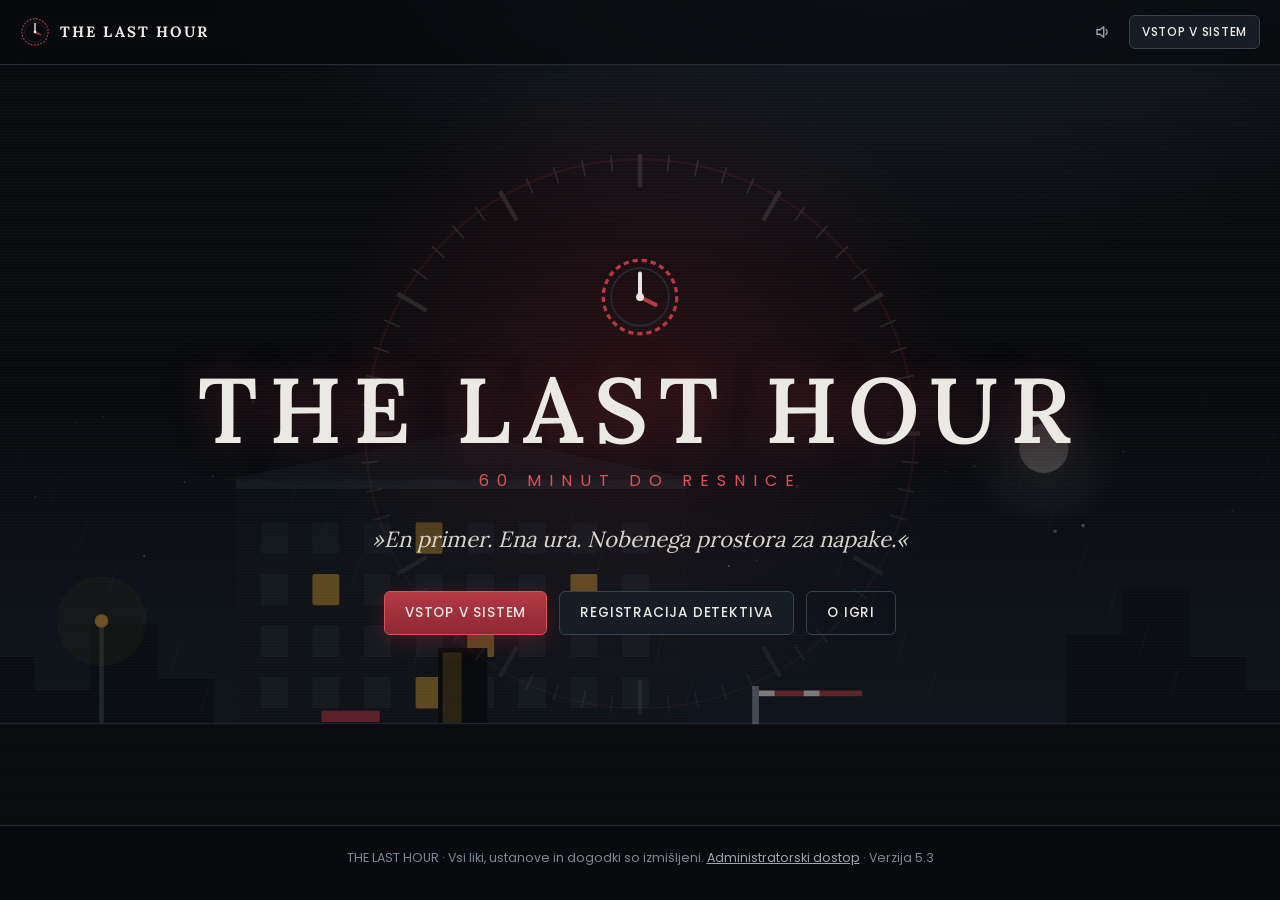
<file: index.html>
<!doctype html>
<html lang="sl">
<head>
  <meta charset="utf-8">
  <meta name="viewport" content="width=device-width, initial-scale=1">
  <title>THE LAST HOUR – 60 minut do resnice</title>
  <meta name="description" content="Zahtevna spletna kriminalistična uganka: En primer. Ena ura. Nobenega prostora za napake.">
  <meta name="theme-color" content="#080A0D">
  <link rel="icon" href="assets/icons/favicon.svg" type="image/svg+xml">
  <link rel="stylesheet" href="assets/css/main.css">
  <link rel="stylesheet" href="assets/css/investigation.css">
  <link rel="stylesheet" href="assets/css/room3d.css">
</head>
<body>
  <div id="app"><div class="loading" role="status"><span class="spin"></span> Nalagam sistem …</div></div>
  <noscript><p style="padding:24px">Za igro THE LAST HOUR je potreben JavaScript.</p></noscript>
  <script type="module" src="assets/js/app.js"></script>
</body>
</html>
</file>
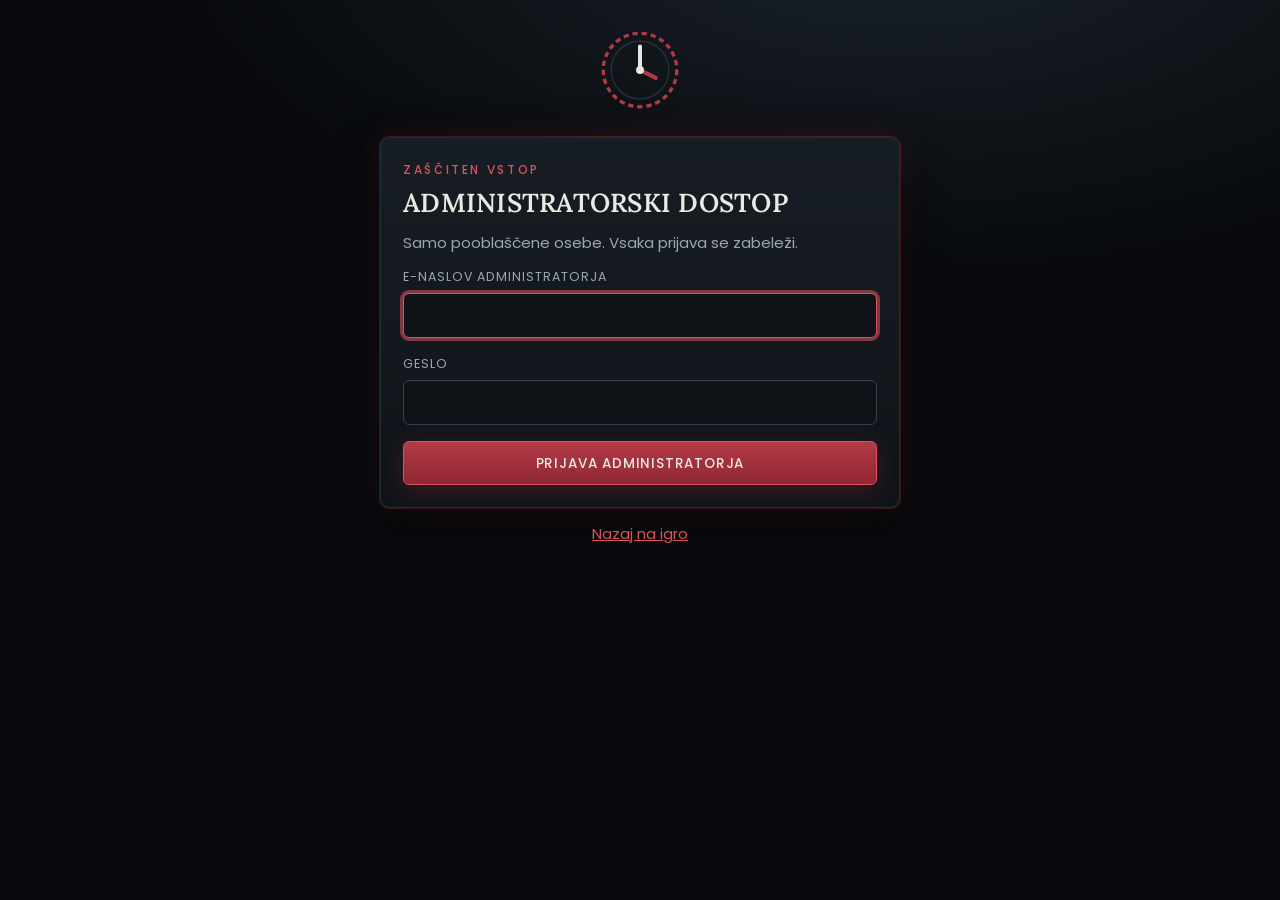
<file: administrator.html>
<!doctype html>
<html lang="sl">
<head>
  <meta charset="utf-8">
  <meta name="viewport" content="width=device-width, initial-scale=1">
  <meta name="robots" content="noindex,nofollow">
  <title>Administratorski dostop – THE LAST HOUR</title>
  <link rel="icon" href="assets/icons/favicon.svg" type="image/svg+xml">
  <link rel="stylesheet" href="assets/css/main.css">
  <link rel="stylesheet" href="assets/css/admin.css">
</head>
<body>
  <div id="app"><div class="loading" role="status"><span class="spin"></span> Nalagam …</div></div>
  <script type="module" src="assets/js/admin.js"></script>
</body>
</html>
</file>
<file: assets/css/main.css>
/* THE LAST HOUR – oblikovni sistem. Barve in razmiki so CSS-spremenljivke. */
@font-face { font-family: 'Lora'; src: url('../fonts/Lora-Variable.ttf') format('truetype'); font-weight: 400 700; font-display: swap; }
@font-face { font-family: 'Poppins'; src: url('../fonts/Poppins-Regular.ttf') format('truetype'); font-weight: 400; font-display: swap; }
@font-face { font-family: 'Poppins'; src: url('../fonts/Poppins-Medium.ttf') format('truetype'); font-weight: 500; font-display: swap; }
@font-face { font-family: 'Poppins'; src: url('../fonts/Poppins-Bold.ttf') format('truetype'); font-weight: 700; font-display: swap; }

:root {
  --ink-0: #080A0D; --ink-1: #101419; --ink-2: #171D24; --ink-3: #242D36; --ink-4: #35414B;
  --paper: #EAE9E3; --paper-2: #D9D7CD; --mist: #9BA6B0; --mist-2: #7C8893;
  --red: #8F2833; --red-2: #B33A45; --red-3: #D9525D; --green: #426B57; --green-2: #5E9A7D; --amber: #C9993A;
  --font-ui: 'Poppins', system-ui, 'Segoe UI', Roboto, sans-serif;
  --font-serif: 'Lora', Georgia, 'Times New Roman', serif;
  --font-mono: ui-monospace, 'SF Mono', Menlo, Consolas, monospace;
  --r: 10px; --r-s: 6px; --gap: 16px;
  --shadow: 0 10px 40px rgba(0, 0, 0, .55);
  --glow: 0 0 0 1px rgba(179, 58, 69, .35), 0 0 28px rgba(143, 40, 51, .25);
  --focus: 0 0 0 3px rgba(217, 82, 93, .55);
  color-scheme: dark;
}
* { box-sizing: border-box; }
html { -webkit-text-size-adjust: 100%; }
body { margin: 0; min-height: 100vh; background: radial-gradient(1200px 600px at 70% -10%, #1b232c 0%, var(--ink-0) 60%) fixed, var(--ink-0); color: var(--paper); font: 400 15px/1.6 var(--font-ui); }
h1, h2, h3, h4 { font-family: var(--font-serif); font-weight: 600; line-height: 1.2; margin: 0 0 .5em; letter-spacing: .01em; }
h1 { font-size: clamp(26px, 4vw, 40px); } h2 { font-size: 22px; } h3 { font-size: 17px; } h4 { font-size: 15px; }
p { margin: 0 0 .8em; } a { color: var(--red-3); } a:hover { color: #f08088; }
small, .muted { color: var(--mist); } .mono { font-family: var(--font-mono); }
:focus-visible { outline: none; box-shadow: var(--focus); border-radius: var(--r-s); }
.sr-only { position: absolute; width: 1px; height: 1px; overflow: hidden; clip: rect(0 0 0 0); white-space: nowrap; }
.skip { position: absolute; left: -999px; top: 8px; background: var(--paper); color: var(--ink-0); padding: 8px 14px; border-radius: 6px; z-index: 999; } .skip:focus { left: 8px; }
[hidden] { display: none !important; }
.ico { flex: none; vertical-align: -3px; }

/* ----- razporeditev ----- */
#app { min-height: 100vh; display: flex; flex-direction: column; }
.page { width: min(1120px, 100% - 32px); margin: 0 auto; padding: 28px 0 60px; flex: 1; }
.page--narrow { width: min(520px, 100% - 32px); }
.page--mid { width: min(860px, 100% - 32px); }
.topbar { display: flex; align-items: center; justify-content: space-between; gap: 12px; padding: 12px 20px; border-bottom: 1px solid var(--ink-3); background: rgba(8, 10, 13, .72); backdrop-filter: blur(8px); position: sticky; top: 0; z-index: 30; }
.topbar nav { display: flex; gap: 6px; align-items: center; flex-wrap: wrap; }
.logo { display: inline-flex; align-items: center; gap: 10px; color: var(--paper); text-decoration: none; }
.logo__text { font-family: var(--font-serif); font-weight: 700; letter-spacing: .14em; font-size: 15px; }
.logo--big { display: block; margin: 0 auto 8px; width: fit-content; }
.footer { text-align: center; padding: 22px 16px 30px; color: var(--mist-2); font-size: 12.5px; border-top: 1px solid var(--ink-3); }
.footer a { color: var(--mist); }
.row { display: flex; gap: var(--gap); flex-wrap: wrap; align-items: center; }
.grid { display: grid; gap: var(--gap); } .grid.c2 { grid-template-columns: repeat(2, minmax(0, 1fr)); } .grid.c3 { grid-template-columns: repeat(3, minmax(0, 1fr)); } .grid.c4 { grid-template-columns: repeat(4, minmax(0, 1fr)); } .grid.c5 { grid-template-columns: repeat(5, minmax(0, 1fr)); }
@media (max-width: 860px) { .grid.c3, .grid.c4, .grid.c5 { grid-template-columns: repeat(2, minmax(0, 1fr)); } }
@media (max-width: 600px) { .grid.c2, .grid.c3, .grid.c4, .grid.c5 { grid-template-columns: minmax(0, 1fr); } }
.spacer { flex: 1; }

/* ----- gumbi ----- */
.btn { display: inline-flex; align-items: center; justify-content: center; gap: 8px; font: 500 13.5px/1 var(--font-ui); letter-spacing: .06em; text-transform: uppercase; padding: 13px 20px; min-height: 44px; border-radius: var(--r-s); border: 1px solid var(--ink-4); background: var(--ink-2); color: var(--paper); cursor: pointer; text-decoration: none; transition: transform .15s, background .2s, border-color .2s, box-shadow .2s; }
.btn:hover { background: var(--ink-3); border-color: var(--mist-2); color: var(--paper); }
.btn:active { transform: translateY(1px); }
.btn.primary { background: linear-gradient(180deg, var(--red-2), var(--red)); border-color: var(--red-3); box-shadow: 0 6px 22px rgba(143, 40, 51, .35); }
.btn.primary:hover { background: linear-gradient(180deg, #c84651, var(--red-2)); }
.btn.ghost { background: transparent; } .btn.danger { border-color: var(--red-2); color: #ffb4ba; } .btn.danger:hover { background: rgba(179, 58, 69, .18); }
.btn.small { padding: 8px 12px; min-height: 34px; font-size: 12px; }
.btn[disabled], .btn.is-busy { opacity: .55; cursor: not-allowed; }
.btn.is-busy::after { content: ''; width: 14px; height: 14px; border: 2px solid currentColor; border-right-color: transparent; border-radius: 50%; animation: spin .7s linear infinite; }
.iconbtn { display: inline-grid; place-items: center; width: 40px; height: 40px; border-radius: 8px; border: 1px solid transparent; background: transparent; color: var(--mist); cursor: pointer; }
.iconbtn:hover { background: var(--ink-3); color: var(--paper); }
.iconbtn[aria-pressed='true'] { color: var(--paper); background: var(--ink-3); }

/* ----- obrazci ----- */
.field { display: grid; gap: 6px; margin-bottom: 16px; }
.field > label, .label { font-size: 12.5px; letter-spacing: .08em; text-transform: uppercase; color: var(--mist); }
input, select, textarea { width: 100%; font: 400 15px/1.4 var(--font-ui); color: var(--paper); background: var(--ink-1); border: 1px solid var(--ink-4); border-radius: var(--r-s); padding: 11px 13px; min-height: 44px; }
textarea { min-height: 90px; resize: vertical; }
input::placeholder, textarea::placeholder { color: var(--mist-2); }
input:focus, select:focus, textarea:focus { border-color: var(--red-3); box-shadow: var(--focus); outline: none; }
.hint { font-size: 12.5px; color: var(--mist-2); }
.err { color: #ffb4ba; background: rgba(179, 58, 69, .14); border: 1px solid rgba(179, 58, 69, .5); padding: 10px 12px; border-radius: var(--r-s); font-size: 14px; margin-bottom: 14px; }
.err::before { content: 'Napaka: '; font-weight: 700; }
.okmsg { color: #bfe8d3; background: rgba(66, 107, 87, .2); border: 1px solid rgba(94, 154, 125, .5); padding: 10px 12px; border-radius: var(--r-s); margin-bottom: 14px; }
.okmsg::before { content: 'Uspešno: '; font-weight: 700; }

/* ----- kartice ----- */
.card { background: linear-gradient(180deg, var(--ink-2), var(--ink-1)); border: 1px solid var(--ink-3); border-radius: var(--r); padding: 22px; box-shadow: var(--shadow); }
.card--glow { box-shadow: var(--shadow), var(--glow); }
.card h2, .card h3 { margin-top: 0; }
.kicker { font-size: 12px; letter-spacing: .22em; text-transform: uppercase; color: var(--red-3); font-weight: 500; margin-bottom: 8px; }
.pill { display: inline-flex; align-items: center; gap: 6px; padding: 3px 10px; border-radius: 99px; border: 1px solid var(--ink-4); font-size: 12px; color: var(--mist); letter-spacing: .04em; }
.pill--ok { color: #bfe8d3; border-color: var(--green); background: rgba(66, 107, 87, .2); } .pill--warn { color: #f2d49b; border-color: #7f6325; background: rgba(201, 153, 58, .12); } .pill--bad { color: #ffb4ba; border-color: var(--red); background: rgba(143, 40, 51, .2); } .pill--new { color: #fff; background: var(--red); border-color: var(--red-3); }
table.data { width: 100%; border-collapse: collapse; font-size: 14px; }
table.data th { text-align: left; font-weight: 500; font-size: 12px; letter-spacing: .08em; text-transform: uppercase; color: var(--mist); padding: 10px 10px; border-bottom: 1px solid var(--ink-4); white-space: nowrap; }
table.data td { padding: 10px; border-bottom: 1px solid var(--ink-3); vertical-align: top; }
table.data tr:hover td { background: rgba(255, 255, 255, .02); }
.tablewrap { overflow-x: auto; border: 1px solid var(--ink-3); border-radius: var(--r); }

/* ----- začetni zaslon ----- */
.hero { position: relative; min-height: calc(100vh - 140px); display: grid; place-items: center; text-align: center; padding: 40px 16px; overflow: hidden; }
.hero::before { content: ''; position: absolute; inset: 0; background: repeating-linear-gradient(0deg, rgba(255, 255, 255, .018) 0 1px, transparent 1px 3px); pointer-events: none; animation: scan 9s linear infinite; }
.hero::after { content: ''; position: absolute; left: 50%; top: 42%; width: 760px; height: 760px; transform: translate(-50%, -50%); background: radial-gradient(circle, rgba(143, 40, 51, .22), transparent 62%); pointer-events: none; animation: breathe 6s ease-in-out infinite; }
.hero > * { position: relative; z-index: 1; }
.hero h1 { font-size: clamp(40px, 9vw, 92px); letter-spacing: .12em; margin: 8px 0 4px; text-shadow: 0 0 40px rgba(179, 58, 69, .35); }
.hero .sub { letter-spacing: .5em; font-size: clamp(12px, 2vw, 16px); color: var(--red-3); text-transform: uppercase; margin-bottom: 28px; }
.hero .tag { font-family: var(--font-serif); font-style: italic; font-size: clamp(16px, 2.4vw, 22px); color: var(--paper-2); max-width: 560px; margin: 0 auto 34px; }
.hero .actions { display: flex; flex-wrap: wrap; gap: 12px; justify-content: center; }
.hero .clock-ring { position: absolute; top: 50%; left: 50%; width: min(560px, 90vw); transform: translate(-50%, -52%); opacity: .12; animation: rotate 90s linear infinite; z-index: 0; }
.intro { position: fixed; inset: 0; z-index: 200; background: var(--ink-0); display: grid; place-items: center; animation: introOut .9s ease 1.5s forwards; }
.intro__in { text-align: center; animation: fadeUp .9s ease both; }
.intro__in h1 { letter-spacing: .3em; font-size: clamp(24px, 5vw, 44px); margin: 14px 0 6px; } .intro__in p { color: var(--red-3); letter-spacing: .4em; text-transform: uppercase; font-size: 12px; }

/* ----- detektivska izkaznica ----- */
.idcard { position: relative; display: grid; grid-template-columns: 96px 1fr; gap: 18px; padding: 22px; border-radius: 14px; background: linear-gradient(135deg, #1d252e, #12171d 60%); border: 1px solid var(--ink-4); box-shadow: var(--shadow); overflow: hidden; }
.idcard::before { content: 'ZAUPNO'; position: absolute; right: -28px; top: 18px; transform: rotate(35deg); background: var(--red); color: #fff; letter-spacing: .3em; font-size: 10px; padding: 3px 34px; }
.idcard__photo { width: 96px; height: 116px; border-radius: 8px; background: var(--ink-3); display: grid; place-items: center; color: var(--mist); border: 1px solid var(--ink-4); }
.idcard__name { font-family: var(--font-serif); font-size: 24px; margin: 0; word-break: break-word; }
.idcard dl { margin: 10px 0 0; display: grid; grid-template-columns: auto 1fr; gap: 4px 14px; font-size: 13.5px; } .idcard dt { color: var(--mist); letter-spacing: .08em; text-transform: uppercase; font-size: 11.5px; padding-top: 2px; } .idcard dd { margin: 0; }
.stat { text-align: center; padding: 14px 8px; background: var(--ink-1); border: 1px solid var(--ink-3); border-radius: var(--r); } .stat b { display: block; font-family: var(--font-serif); font-size: 28px; } .stat span { color: var(--mist); font-size: 12px; letter-spacing: .08em; text-transform: uppercase; }
.badge { display: flex; gap: 12px; align-items: center; padding: 12px; border: 1px solid var(--ink-3); border-radius: var(--r); background: var(--ink-1); }
.badge__ico { width: 40px; height: 40px; border-radius: 50%; display: grid; place-items: center; border: 1px solid var(--ink-4); color: var(--mist-2); }
.badge.is-on { border-color: var(--green); background: rgba(66, 107, 87, .12); } .badge.is-on .badge__ico { color: #bfe8d3; border-color: var(--green-2); background: rgba(66, 107, 87, .3); }
.badge small { display: block; }

/* ----- čakalnica ----- */
.code { font-family: var(--font-mono); font-size: clamp(34px, 9vw, 54px); letter-spacing: .3em; padding: 10px 18px; background: var(--ink-0); border: 1px dashed var(--red-2); border-radius: 10px; display: inline-block; color: var(--paper); }
.member { display: flex; align-items: center; gap: 12px; padding: 12px; border: 1px solid var(--ink-3); border-radius: var(--r); background: var(--ink-1); }
.dot { width: 10px; height: 10px; border-radius: 50%; background: var(--ink-4); display: inline-block; flex: none; } .dot.on { background: var(--green-2); box-shadow: 0 0 8px var(--green-2); }
.avatar { width: 38px; height: 38px; border-radius: 50%; background: var(--ink-3); display: grid; place-items: center; font-weight: 700; border: 1px solid var(--ink-4); }

/* ----- obvestila in modali ----- */
.toasts { position: fixed; right: 16px; bottom: 16px; display: grid; gap: 10px; z-index: 300; width: min(380px, 100% - 32px); }
.toast { display: flex; gap: 12px; align-items: flex-start; padding: 12px 14px; border-radius: 10px; background: var(--ink-2); border: 1px solid var(--ink-4); border-left: 4px solid var(--mist); box-shadow: var(--shadow); animation: slideIn .3s ease both; }
.toast--ok { border-left-color: var(--green-2); } .toast--warn { border-left-color: var(--amber); } .toast--err { border-left-color: var(--red-3); } .toast--find { border-left-color: #e0c266; }
.toast__sym { width: 22px; height: 22px; border-radius: 50%; display: grid; place-items: center; background: var(--ink-3); font-size: 12px; font-weight: 700; flex: none; }
.toast__msg { flex: 1; font-size: 14px; } .toast__x { background: none; border: 0; color: var(--mist); font-size: 20px; line-height: 1; cursor: pointer; }
.overlay { position: fixed; inset: 0; background: rgba(4, 6, 8, .78); backdrop-filter: blur(3px); display: grid; place-items: center; padding: 16px; z-index: 250; animation: fade .2s ease both; }
.modal { width: min(560px, 100%); max-height: 92vh; overflow: auto; background: var(--ink-2); border: 1px solid var(--ink-4); border-radius: 14px; box-shadow: var(--shadow); animation: pop .22s ease both; } .modal--wide { width: min(860px, 100%); }
.modal__head { display: flex; align-items: center; justify-content: space-between; padding: 16px 20px; border-bottom: 1px solid var(--ink-3); } .modal__head h2 { margin: 0; font-size: 19px; }
.modal__body { padding: 20px; } .modal__foot { display: flex; gap: 10px; justify-content: flex-end; flex-wrap: wrap; padding: 14px 20px; border-top: 1px solid var(--ink-3); }
.loading { display: flex; align-items: center; gap: 12px; color: var(--mist); padding: 24px; justify-content: center; } .spin { width: 18px; height: 18px; border: 2px solid var(--mist); border-right-color: transparent; border-radius: 50%; animation: spin .8s linear infinite; }

/* ----- zaključni zasloni ----- */
.finale { text-align: center; padding: 40px 16px 10px; position: relative; }
.finale h1 { font-size: clamp(28px, 6vw, 56px); letter-spacing: .08em; margin-bottom: 6px; } .finale .big { font-family: var(--font-serif); font-size: clamp(18px, 3.4vw, 28px); letter-spacing: .3em; text-transform: uppercase; }
.finale--win h1 { color: #cfeedd; text-shadow: 0 0 40px rgba(94, 154, 125, .45); } .finale--win .big { color: var(--green-2); }
.finale--lose h1 { color: #ffc2c7; text-shadow: 0 0 40px rgba(179, 58, 69, .45); } .finale--lose .big { color: var(--red-3); }
.stamp { display: inline-block; border: 3px double currentColor; padding: 6px 18px; transform: rotate(-4deg); letter-spacing: .25em; font-weight: 700; margin: 12px 0; font-size: 14px; }
.rank { width: 88px; height: 88px; border-radius: 50%; display: grid; place-items: center; font: 700 44px var(--font-serif); border: 3px solid currentColor; margin: 12px auto; }

/* ----- animacije ----- */
@keyframes spin { to { transform: rotate(360deg); } } @keyframes rotate { to { transform: translate(-50%, -52%) rotate(360deg); } }
@keyframes scan { to { background-position: 0 300px; } } @keyframes breathe { 50% { opacity: .55; transform: translate(-50%, -50%) scale(1.08); } }
@keyframes fade { from { opacity: 0; } } @keyframes pop { from { opacity: 0; transform: translateY(10px) scale(.98); } }
@keyframes slideIn { from { opacity: 0; transform: translateX(24px); } } @keyframes fadeUp { from { opacity: 0; transform: translateY(14px); } }
@keyframes introOut { to { opacity: 0; visibility: hidden; } } @keyframes pulse { 50% { box-shadow: 0 0 0 6px rgba(217, 82, 93, .0), 0 0 22px rgba(217, 82, 93, .6); } }
.view-enter { animation: fadeUp .35s ease both; }
@media (prefers-reduced-motion: reduce) { *, *::before, *::after { animation-duration: .001s !important; animation-iteration-count: 1 !important; transition-duration: .001s !important; scroll-behavior: auto !important; } .intro { display: none; } }
@media (max-width: 520px) { .idcard { grid-template-columns: 1fr; } .topbar { padding: 10px 12px; } .btn { padding: 12px 14px; } }

/* ilustracije */
.hero__scene { position: absolute; left: 0; right: 0; bottom: 0; height: 62%; opacity: .5; pointer-events: none; -webkit-mask-image: linear-gradient(to bottom, transparent 0, #000 45%); mask-image: linear-gradient(to bottom, transparent 0, #000 45%); }
.hero__scene svg { width: 100%; height: 100%; display: block; }
.win-lit { animation: winflick 7s ease-in-out infinite; } .win-lit:nth-of-type(odd) { animation-duration: 11s; }
@keyframes winflick { 0%, 100% { opacity: .85; } 47% { opacity: .85; } 50% { opacity: .5; } 53% { opacity: .85; } }
@media (prefers-reduced-motion: reduce) { .win-lit { animation: none; } }
.portrait { display: block; flex: none; filter: drop-shadow(0 4px 10px rgba(0, 0, 0, .5)); }
.art-plan { width: 100%; height: auto; display: block; }
.art-plan-card { padding: 12px 14px; max-width: 620px; }
.art-row { display: grid; grid-template-columns: minmax(0, 1.6fr) minmax(0, 1fr); gap: 16px; align-items: center; margin: 14px 0; }
.art-plan-wrap { background: var(--ink-1); border: 1px solid var(--ink-3); border-radius: var(--r); padding: 10px; }
.art-victim { display: grid; gap: 4px; justify-items: center; text-align: center; }
.art-victim .art-folder { width: 130px; margin-top: 6px; opacity: .9; }
@media (max-width: 720px) { .art-row { grid-template-columns: 1fr; } }

/* nastavitve zvoka */
.snd { display: grid; gap: 14px; }
.snd-check { display: flex; gap: 12px; align-items: flex-start; cursor: pointer; }
.snd-check input[type=checkbox] { width: 20px; height: 20px; min-height: 0; padding: 0; margin-top: 3px; flex: none; accent-color: var(--red-2); flex: none; }
.snd-check span { display: grid; gap: 2px; }
.snd-check small { font-size: 12.5px; line-height: 1.4; }
.snd-master { padding-bottom: 12px; border-bottom: 1px solid var(--ink-3); }
.snd-row { display: grid; grid-template-columns: minmax(0, 1.5fr) minmax(0, 1fr) auto; gap: 12px; align-items: center; padding: 10px 12px; background: var(--ink-1); border: 1px solid var(--ink-3); border-radius: var(--r); }
.snd-row.is-off { opacity: .5; }
.snd-vol { display: flex; align-items: center; gap: 8px; }
.snd-vol input[type=range] { flex: 1; min-width: 80px; accent-color: var(--red-2); }
.snd-out { font-family: var(--font-mono); font-size: 12px; min-width: 40px; text-align: right; color: var(--mist); }
@media (max-width: 640px) { .snd-row { grid-template-columns: 1fr; } }
</file>
<file: assets/css/investigation.css>
/* Preiskovalna soba */
.room { min-height: 100vh; display: flex; flex-direction: column; }
.room__top { display: flex; align-items: center; gap: 14px; flex-wrap: wrap; padding: 8px 16px; background: rgba(8, 10, 13, .9); border-bottom: 1px solid var(--ink-3); position: sticky; top: 0; z-index: 40; }
.room__case { font-family: var(--font-serif); font-size: 14px; color: var(--paper-2); }
.room__stats { display: flex; gap: 6px; flex-wrap: wrap; }
.timer { display: grid; text-align: center; padding: 4px 16px; border: 1px solid var(--ink-4); border-radius: 10px; background: var(--ink-1); min-width: 130px; }
.timer__num { font: 700 30px/1.05 var(--font-mono); letter-spacing: .06em; font-variant-numeric: tabular-nums; }
.timer__lbl { font-size: 11px; letter-spacing: .1em; text-transform: uppercase; color: var(--mist); }
.timer[data-state='warn'] { border-color: var(--amber); } .timer[data-state='warn'] .timer__num { color: #f2d49b; }
.timer[data-state='high'] { border-color: var(--red-2); } .timer[data-state='high'] .timer__num { color: #ffb4ba; }
.timer[data-state='crit'] { border-color: var(--red-3); animation: pulse 1s infinite; } .timer[data-state='crit'] .timer__num { color: #fff; }
.team { display: flex; gap: 6px; flex-wrap: wrap; } .chip { display: inline-flex; align-items: center; gap: 6px; padding: 3px 10px; border: 1px solid var(--ink-4); border-radius: 99px; font-size: 12.5px; background: var(--ink-2); }
.room__body { display: grid; grid-template-columns: 190px minmax(0, 1fr); gap: 0; flex: 1; position: relative; }
.room__nav { display: flex; flex-direction: column; gap: 4px; padding: 14px 10px; border-right: 1px solid var(--ink-3); background: var(--ink-1); }
.room__tab { display: flex; align-items: center; gap: 10px; text-align: left; padding: 11px 12px; min-height: 44px; border: 1px solid transparent; border-radius: 8px; background: transparent; color: var(--mist); font: 500 14px var(--font-ui); cursor: pointer; }
.room__tab:hover { background: var(--ink-2); color: var(--paper); }
.room__tab[aria-current='page'] { background: var(--ink-3); color: var(--paper); border-color: var(--red); box-shadow: inset 3px 0 0 var(--red-2); }
.room__tab .pill { margin-left: auto; font-size: 11px; padding: 1px 7px; }
.room__panel { padding: 20px; min-width: 0; overflow-x: hidden; }
.empty { color: var(--mist); padding: 30px; text-align: center; border: 1px dashed var(--ink-4); border-radius: var(--r); }
.split { display: grid; grid-template-columns: 300px minmax(0, 1fr); gap: 18px; align-items: start; }
.split__side { position: sticky; top: 86px; max-height: calc(100vh - 100px); overflow: auto; }
.split__main.is-cmp { display: grid; grid-template-columns: 1fr 1fr; gap: 14px; }
.doclist, .plist { display: grid; gap: 8px; margin-top: 12px; }
.docitem, .pitem { text-align: left; padding: 10px 12px; border: 1px solid var(--ink-3); border-radius: 8px; background: var(--ink-1); color: var(--paper); font: 400 13.5px/1.4 var(--font-ui); cursor: pointer; display: grid; gap: 2px; }
.docitem:hover, .pitem:hover { border-color: var(--mist-2); }
.docitem.is-sel, .pitem.is-sel { border-color: var(--red-2); background: rgba(143, 40, 51, .12); } .docitem.is-sel2 { border-color: var(--green-2); }
.pitem { display: flex; align-items: center; gap: 8px; } .pitem .pill { margin-left: auto; }

/* dokument (topla bela) */
.doc { background: #EFEDE4; color: #1b1d20; border-radius: 4px; padding: 26px 30px; box-shadow: 0 12px 40px rgba(0, 0, 0, .5); font-family: var(--font-serif); position: relative; min-width: 0; }
.doc::after { content: ''; position: absolute; inset: 0; background: repeating-linear-gradient(0deg, transparent 0 27px, rgba(0, 0, 0, .025) 27px 28px); pointer-events: none; }
.doc__head { border-bottom: 2px solid #1b1d20; margin-bottom: 14px; padding-bottom: 10px; } .doc__head h2 { color: #1b1d20; margin: 0 0 4px; font-size: 22px; } .doc .kicker { color: var(--red); } .doc .muted { color: #5b6670; }
.doc__body { font-size: 15px; line-height: 1.65; } .doc__body p { margin: 0 0 .8em; } .doc__h { font-size: 15px; letter-spacing: .06em; text-transform: uppercase; color: var(--red); margin: 14px 0 6px; }
.doc__note { font-size: 13px; background: #e2dfd3; border-left: 3px solid var(--red); padding: 8px 12px; font-family: var(--font-ui); } .doc__quote { border-left: 3px solid #8a8a80; margin: 0 0 1em; padding-left: 14px; font-style: italic; }
.doc__mono { font: 13px/1.55 var(--font-mono); background: #e2dfd3; padding: 12px; white-space: pre-wrap; word-break: break-word; border-radius: 3px; margin: 0 0 1em; }
.doc__stamp { display: inline-block; border: 3px double var(--red); color: var(--red); padding: 4px 14px; transform: rotate(-3deg); font: 700 13px var(--font-ui); letter-spacing: .22em; margin-bottom: 12px; }
.doc__kv { display: grid; grid-template-columns: max-content 1fr; gap: 3px 16px; margin: 0 0 1em; font-family: var(--font-ui); font-size: 13.5px; } .doc__kv dt { color: #5b6670; } .doc__kv dd { margin: 0; font-weight: 500; }
.doc__tablewrap { overflow-x: auto; margin-bottom: 1em; } .doc__table { width: 100%; border-collapse: collapse; font: 13px/1.4 var(--font-ui); } .doc__table th { text-align: left; background: #d9d5c6; padding: 6px 8px; border: 1px solid #b9b5a6; } .doc__table td { padding: 5px 8px; border: 1px solid #c9c5b6; vertical-align: top; } .doc__table.is-mono td { font-family: var(--font-mono); font-size: 12.5px; } .doc__table tr:nth-child(even) td { background: rgba(0, 0, 0, .03); }
.doc ul { margin: 0 0 1em; padding-left: 20px; }

/* osumljenci in pogovor */
.suspects { margin-bottom: 4px; } .suspect { display: grid; gap: 4px; justify-items: center; text-align: center; padding: 14px 8px; background: var(--ink-1); border: 1px solid var(--ink-3); border-radius: var(--r); color: var(--paper); cursor: pointer; font: 400 14px var(--font-ui); } .suspect:hover { border-color: var(--mist-2); } .suspect.is-sel { border-color: var(--red-2); background: rgba(143, 40, 51, .14); }
.kvl { display: grid; gap: 4px; margin: 0; } .kvl dt { color: var(--red-3); font-size: 12px; letter-spacing: .08em; text-transform: uppercase; margin-top: 10px; } .kvl dd { margin: 0; }
.thread { display: grid; gap: 10px; max-height: 340px; overflow: auto; margin-bottom: 14px; padding-right: 4px; }
.bubble { padding: 10px 14px; border-radius: 12px; max-width: 92%; font-size: 14px; } .bubble small { display: block; color: var(--mist); font-size: 11.5px; margin-bottom: 2px; } .bubble--q { background: var(--ink-3); justify-self: end; border-bottom-right-radius: 3px; } .bubble--a { background: rgba(143, 40, 51, .16); border: 1px solid rgba(179, 58, 69, .35); border-bottom-left-radius: 3px; }
.qlist { display: grid; gap: 6px; } .q { display: flex; align-items: center; gap: 8px; text-align: left; padding: 9px 12px; min-height: 40px; background: var(--ink-1); border: 1px solid var(--ink-3); border-radius: 8px; color: var(--paper); cursor: pointer; font: 400 14px var(--font-ui); } .q:hover:not(:disabled) { border-color: var(--red-2); } .q:disabled { opacity: .55; cursor: not-allowed; } .q.is-done { border-color: var(--green); }
.hintbox { border-left: 3px solid var(--amber); background: rgba(201, 153, 58, .08); padding: 8px 12px; margin-bottom: 8px; border-radius: 0 6px 6px 0; } .hintbox p { margin: 4px 0 0; }
.order { list-style: decimal; padding-left: 26px; display: grid; gap: 6px; margin: 6px 0 0; } .order li { display: flex; align-items: center; justify-content: space-between; gap: 8px; padding: 6px 8px 6px 12px; background: var(--ink-1); border: 1px solid var(--ink-3); border-radius: 8px; } .order__btns { display: flex; }
.tool { background: var(--ink-1); margin: 14px 0; }
.checks { display: grid; gap: 4px; max-height: 240px; overflow: auto; border: 1px solid var(--ink-3); border-radius: 8px; padding: 8px; } .check { display: flex; gap: 8px; align-items: flex-start; font-size: 13.5px; } .check input { width: 18px; min-height: 18px; margin-top: 3px; }
fieldset.field { border: 0; padding: 0; margin: 0 0 16px; min-width: 0; }

/* tabla */
.boardscroll { overflow: auto; border: 1px solid var(--ink-3); border-radius: var(--r); background: radial-gradient(circle at 1px 1px, #1c242c 1px, transparent 1px) 0 0 / 22px 22px, #0c1014; max-height: 62vh; }
.board { position: relative; }
.board__lines { position: absolute; left: 0; top: 0; pointer-events: none; } .lnk { stroke-width: 2.4; } .lnk--ok { stroke: var(--red-3); filter: drop-shadow(0 0 4px rgba(217, 82, 93, .6)); } .lnk--hyp { stroke: var(--mist-2); stroke-dasharray: 6 5; stroke-width: 1.6; }
.ecard { position: absolute; background: #EFEDE4; color: #17191c; border-radius: 4px; padding: 8px 10px 10px; box-shadow: 0 6px 18px rgba(0, 0, 0, .55); font-family: var(--font-ui); display: grid; gap: 4px; align-content: start; }
.ecard::before { content: ''; position: absolute; left: 50%; top: -5px; width: 12px; height: 12px; margin-left: -6px; border-radius: 50%; background: var(--red-2); box-shadow: 0 2px 4px rgba(0, 0, 0, .5); }
.ecard.is-pin { outline: 2px solid #e0c266; } .ecard.is-from { outline: 3px solid var(--red-3); } .ecard.is-target { cursor: crosshair; box-shadow: 0 0 0 2px rgba(94, 154, 125, .8), 0 6px 18px rgba(0, 0, 0, .55); }
.ecard__head { display: flex; align-items: center; gap: 6px; cursor: grab; font-size: 12px; color: #5b6670; touch-action: none; } .ecard__head:active { cursor: grabbing; }
.ecard .iconbtn { color: #5b6670; width: 28px; height: 28px; } .ecard .iconbtn[aria-pressed='true'] { color: #b78a12; background: rgba(224, 194, 102, .3); } .ecard .iconbtn:hover { color: #17191c; background: rgba(0, 0, 0, .08); }
.ecard__title { text-align: left; background: none; border: 0; padding: 0; font: 600 14px/1.3 var(--font-serif); color: #17191c; cursor: pointer; } .ecard__title:hover { color: var(--red); text-decoration: underline; }
.ecard .btn { color: #17191c; border-color: #9a978a; background: transparent; text-transform: none; letter-spacing: 0; padding: 4px 8px; min-height: 30px; } .ecard .btn:hover { background: rgba(0, 0, 0, .07); }
.iconbtn.sm { width: 30px; height: 30px; }
.finding { display: flex; gap: 10px; align-items: flex-start; padding: 8px 0; border-bottom: 1px solid var(--ink-3); color: #e0c266; } .finding > div { color: var(--paper); }
.notes { display: grid; gap: 10px; margin-top: 12px; }
.note { position: relative; padding: 10px 34px 8px 12px; border-radius: 3px; color: #1b1d20; box-shadow: 0 4px 12px rgba(0, 0, 0, .4); } .note p { margin: 0 0 4px; white-space: pre-wrap; word-break: break-word; } .note small { color: #444; } .note .iconbtn { position: absolute; right: 2px; top: 2px; color: #333; }
.note--rumena { background: #f2e28a; } .note--rdeča { background: #e8a1a5; } .note--modra { background: #a8c8e6; } .note--zelena { background: #b3d8c1; }
.tl, .logl { list-style: none; padding: 0; margin: 0; display: grid; gap: 4px; } .tl li { display: grid; grid-template-columns: 58px 1fr auto; gap: 10px; align-items: start; padding: 8px 0; border-bottom: 1px solid var(--ink-3); } .logl li { display: grid; grid-template-columns: 64px 76px 1fr; gap: 10px; padding: 6px 0; border-bottom: 1px solid var(--ink-3); font-size: 14px; }

/* klepet */
.chat { position: fixed; right: 12px; bottom: 12px; width: min(340px, 100% - 24px); height: 420px; display: grid; grid-template-rows: auto 1fr auto; background: var(--ink-2); border: 1px solid var(--ink-4); border-radius: 12px; box-shadow: var(--shadow); z-index: 60; }
.chat__head { display: flex; justify-content: space-between; align-items: center; padding: 8px 8px 8px 14px; border-bottom: 1px solid var(--ink-3); } .chat__log { overflow: auto; padding: 10px; display: grid; gap: 8px; align-content: start; } .msg { background: var(--ink-3); padding: 6px 10px; border-radius: 10px; max-width: 90%; font-size: 14px; word-break: break-word; } .msg small { display: block; color: var(--mist); font-size: 11px; } .msg.me { justify-self: end; background: rgba(143, 40, 51, .3); }
.chat__form { display: flex; gap: 8px; padding: 8px; border-top: 1px solid var(--ink-3); }

@media (max-width: 900px) {
  .room__body { grid-template-columns: minmax(0, 1fr); }
  .room__nav { flex-direction: row; overflow-x: auto; border-right: 0; border-bottom: 1px solid var(--ink-3); padding: 8px; position: sticky; top: 0; z-index: 35; }
  .room__tab { white-space: nowrap; padding: 9px 12px; } .room__panel { padding: 12px; }
  .split { grid-template-columns: minmax(0, 1fr); } .split__side { position: static; max-height: none; } .split__main.is-cmp { grid-template-columns: minmax(0, 1fr); }
  .room__top { gap: 8px; } .room__case { display: none; } .timer__num { font-size: 24px; } .doc { padding: 18px; }
  .logl li { grid-template-columns: 54px 1fr; } .logl li span:nth-child(2) { display: none; }
}
</file>
<file: assets/css/room3d.css>
/* Primer 002: virtualna soba + nova nadzorna plošča */
.cases { display: grid; gap: 16px; grid-template-columns: repeat(auto-fit, minmax(300px, 1fr)); }
.case h2 { margin: 6px 0 4px; }
.case--locked { opacity: .78; }
.case__kind { font-size: 14px; }
.rulesbox { margin-top: 18px; }
.rulesbox summary { cursor: pointer; color: var(--red-3); }

.r3 { display: flex; flex-direction: column; height: 100vh; height: 100dvh; background: #05060a; }
.r3__stage { position: relative; flex: 1; min-height: 0; overflow: hidden; }
.r3__canvas { width: 100%; height: 100%; display: block; touch-action: none; outline: none; cursor: grab; background: #05060a; }
.r3__tip { position: absolute; left: 50%; top: calc(50% + 24px); transform: translateX(-50%); padding: 4px 10px; border-radius: 999px; background: rgba(0,0,0,.72); color: #ffd38a; font-size: 13px; pointer-events: none; border: 1px solid rgba(255,196,92,.5); }
.r3__tools { position: absolute; left: 12px; top: 12px; display: flex; gap: 8px; flex-wrap: wrap; align-items: center; max-width: 70%; }
.r3__inv { display: flex; gap: 6px; flex-wrap: wrap; }
.r3__item { padding: 3px 9px; border-radius: 999px; background: rgba(0,0,0,.7); border: 1px solid rgba(255,196,92,.5); color: #ffd38a; font-size: 12px; }
.r3__dpad { position: absolute; left: 14px; bottom: 14px; display: grid; grid-template-columns: repeat(3, 46px); grid-template-rows: repeat(2, 46px); gap: 4px; user-select: none; }
.r3__dpad .r3__pad:nth-child(1) { grid-column: 2; grid-row: 1; } .r3__dpad .r3__pad:nth-child(2) { grid-column: 1; grid-row: 2; }
.r3__dpad .r3__pad:nth-child(3) { grid-column: 2; grid-row: 2; } .r3__dpad .r3__pad:nth-child(4) { grid-column: 3; grid-row: 2; }
.r3__turn { position: absolute; right: 14px; bottom: 14px; display: flex; gap: 6px; }
.r3__pad { width: 46px; height: 46px; border-radius: 10px; border: 1px solid rgba(255,255,255,.25); background: rgba(10,12,18,.65); color: #fff; font-size: 18px; touch-action: none; }
.r3__pad.on { background: rgba(255,196,92,.3); }
@media (hover: hover) and (pointer: fine) { .r3__dpad, .r3__turn { opacity: .55; } }
.r3__dialogs { position: absolute; inset: 0; pointer-events: none; }
.r3__scrim { position: absolute; inset: 0; background: rgba(0,0,0,.55); display: flex; align-items: center; justify-content: center; pointer-events: auto; padding: 12px; }
.r3__dlg { background: #12151b; border: 1px solid #2c333d; border-radius: 12px; padding: 18px 20px; max-width: 560px; width: 100%; max-height: 88%; overflow: auto; box-shadow: 0 10px 50px rgba(0,0,0,.6); }
.r3__dlg--intro { max-width: 640px; }
.r3__dlg h2 { margin: 0; font-size: 20px; }
.r3__clue { border-left: 3px solid #c9a64e; background: rgba(201,166,78,.08); padding: 8px 12px; margin: 10px 0; border-radius: 0 8px 8px 0; }
.r3__clue p { margin: 4px 0; font-size: 14px; }
.r3__lock { margin-top: 12px; padding-top: 10px; border-top: 1px dashed #2c333d; }
.r3__prompt { font-style: italic; color: #ffd38a; }
.r3__digits { letter-spacing: .5em; text-align: center; font-size: 22px; }
.r3__hint { margin: 8px 0; padding: 8px 10px; background: rgba(90,140,255,.12); border-radius: 8px; font-size: 14px; }
.r3__nb { position: absolute; top: 0; right: 0; bottom: 0; width: min(420px, 100%); background: #0f1217; border-left: 1px solid #2c333d; padding: 12px 14px; display: flex; flex-direction: column; z-index: 5; }
.r3__nbbody { flex: 1; overflow: auto; padding-right: 4px; }
.r3__tabs { display: flex; gap: 6px; flex-wrap: wrap; margin: 8px 0; }
.r3__grp h4 { margin: 12px 0 4px; color: #ffd38a; }
.r3__sus { padding: 8px 0; border-bottom: 1px solid #222a33; }
.r3__evs { max-height: 180px; overflow: auto; border: 1px solid #2c333d; border-radius: 8px; padding: 6px 8px; }
.r3__ev { display: block; font-size: 13px; padding: 2px 0; }
.r3__chat { max-height: 52vh; overflow: auto; margin-bottom: 8px; }
.r3__msg { padding: 4px 0; font-size: 14px; } .r3__msg.me b { color: #ffd38a; }
.r3__keys dt { font-weight: 600; float: left; clear: left; width: 150px; } .r3__keys dd { margin: 0 0 4px 160px; }
@media (max-width: 720px) { .r3__tools { max-width: 100%; } .r3__nb { width: 100%; } .r3__keys dt { float: none; width: auto; } .r3__keys dd { margin-left: 0; } }

.r3 .room__top { flex-wrap: wrap; row-gap: 6px; }

.r3__canvas { position: absolute; inset: 0; }
.r3__fail { position: absolute; left: 12px; right: 12px; top: 80px; padding: 14px; background: #3a1216; border: 1px solid #a33; border-radius: 10px; color: #fff; z-index: 6; }

.r3__dlg--av { max-width: 640px; }
.r3__avgrid { display: grid; grid-template-columns: 240px 1fr; gap: 16px; margin: 10px 0; }
.r3__prev { width: 240px; height: 360px; border-radius: 12px; border: 1px solid #2c333d; }
.r3__sw { display: flex; flex-wrap: wrap; gap: 6px; }
.r3__swatch { width: 28px; height: 28px; border-radius: 50%; border: 2px solid rgba(255,255,255,.25); cursor: pointer; }
.r3__swatch.on { border-color: #ffd38a; box-shadow: 0 0 0 2px rgba(255,211,138,.4); }
@media (max-width: 640px) { .r3__avgrid { grid-template-columns: 1fr; } .r3__prev { width: 100%; height: auto; max-width: 240px; margin: 0 auto; } }

/* Primer 003: tresenje ob strašenju */
.r3--shake .r3__stage { animation: r3shake .45s linear; }
@keyframes r3shake { 0%,100% { transform: translate(0,0); } 15% { transform: translate(-6px,3px); } 30% { transform: translate(5px,-4px); } 45% { transform: translate(-4px,-3px); } 60% { transform: translate(4px,4px); } 80% { transform: translate(-2px,1px); } }

/* Primer 004: strelska plast in vožnja */
.fps, .drv { position: absolute; inset: 0; pointer-events: none; display: none; z-index: 4; }
.fps.on, .drv.on { display: block; }
.fps__gun { position: absolute; inset: 0; width: 100%; height: 100%; }
.fps__vig { position: absolute; inset: 0; background: radial-gradient(ellipse at center, transparent 55%, rgba(0,0,0,.55)); }
.fps__hurt { position: absolute; inset: 0; opacity: 0; background: radial-gradient(ellipse at center, transparent 35%, rgba(190,0,0,.85)); transition: opacity .08s; }
.fps__nv { position: absolute; inset: 0; opacity: 0; background: radial-gradient(ellipse at center, transparent 35%, rgba(0,20,0,.8)), repeating-linear-gradient(0deg, rgba(0,255,60,.06) 0 2px, transparent 2px 4px); mix-blend-mode: multiply; }
.fps__nv.on { opacity: 1; }
.fps__cross { position: absolute; left: 50%; top: 50%; width: 0; height: 0; --sp: 14px; }
.fps__cross i { position: absolute; background: #eaffea; box-shadow: 0 0 2px #000; }
.fps__cross i:nth-child(1) { width: 2px; height: 9px; left: -1px; top: calc(-1 * var(--sp) - 9px); } .fps__cross i:nth-child(2) { width: 2px; height: 9px; left: -1px; top: var(--sp); }
.fps__cross i:nth-child(3) { height: 2px; width: 9px; top: -1px; left: calc(-1 * var(--sp) - 9px); } .fps__cross i:nth-child(4) { height: 2px; width: 9px; top: -1px; left: var(--sp); }
.fps__hit { position: absolute; left: 50%; top: 50%; width: 26px; height: 26px; margin: -13px; opacity: 0; border: 2px solid #fff; transform: rotate(45deg); transition: opacity .1s; } .fps__hit.head { border-color: #ff3b3b; }
.fps__bars { position: absolute; left: 14px; bottom: 14px; width: min(260px, 40vw); display: grid; gap: 6px; }
.fps__bar { height: 14px; background: rgba(0,0,0,.55); border: 1px solid rgba(255,255,255,.25); position: relative; } .fps__bar b { display: block; height: 100%; background: #3fbf5f; width: 100%; } .fps__bar--ar b { background: #4a8be8; } .fps__bar span { position: absolute; left: 6px; top: -1px; font-size: 10px; letter-spacing: .12em; color: #fff; text-shadow: 0 0 3px #000; }
.fps__ammo { position: absolute; right: 18px; bottom: 14px; color: #fff; font-family: var(--font-mono, monospace); text-shadow: 0 0 6px #000; } .fps__ammo strong { font-size: 38px; } .fps__ammo small { font-size: 16px; opacity: .8; }
.fps__gear { position: absolute; left: 14px; top: 64px; display: flex; flex-direction: column; gap: 3px; } .fps__gear span { font-size: 11px; background: rgba(0,0,0,.5); color: #cfe; padding: 2px 6px; border-left: 3px solid #3fbf5f; width: max-content; }
.fps__msg { position: absolute; left: 50%; top: 18%; transform: translateX(-50%); max-width: 80%; text-align: center; font-size: 18px; color: #fff; text-shadow: 0 0 8px #000, 0 0 3px #000; opacity: 0; transition: opacity .2s; } .fps__msg.on { opacity: 1; }
.fps__badge { position: absolute; inset: 0; display: none; align-items: center; justify-content: center; background: rgba(0,0,0,.45); } .fps__badge.on { display: flex; }
.fps__bcard { background: linear-gradient(#e8c24a, #b8902a); color: #1a1a1a; border: 4px solid #6a4a10; border-radius: 14px; padding: 18px 34px; text-align: center; box-shadow: 0 10px 40px #000; } .fps__bcard b { display: block; font-size: 26px; letter-spacing: .1em; } .fps__bcard span { font-size: 14px; letter-spacing: .15em; }
.fps__dead { position: absolute; inset: 0; display: none; flex-direction: column; align-items: center; justify-content: center; background: rgba(40,0,0,.7); color: #fff; } .fps__dead.on { display: flex; } .fps__dead h2 { font-size: 36px; color: #ff6a6a; letter-spacing: .08em; }
.fps__touch { position: absolute; right: 10px; bottom: 90px; display: none; flex-direction: column; gap: 8px; pointer-events: auto; } @media (pointer: coarse) { .fps.on .fps__touch { display: flex; } }
.fps__touch button { background: rgba(0,0,0,.6); color: #fff; border: 1px solid rgba(255,255,255,.4); border-radius: 50%; width: 62px; height: 62px; font-size: 12px; }
.drv__flash { position: absolute; inset: 0; opacity: 0; mix-blend-mode: screen; }
.drv__dash { position: absolute; inset: 0; width: 100%; height: 100%; }
.drv__panel { position: absolute; left: 50%; top: 10px; transform: translateX(-50%); display: flex; gap: 8px; flex-wrap: wrap; justify-content: center; pointer-events: auto; } .drv__panel button { background: rgba(10,14,20,.8); color: #cde; border: 1px solid rgba(255,255,255,.3); border-radius: 8px; padding: 8px 12px; font-size: 13px; } .drv__panel button.on { background: #1f6fe0; color: #fff; }
.drv__hud { position: absolute; left: 16px; bottom: 16px; color: #fff; text-shadow: 0 0 6px #000; min-width: 190px; } .drv__speed { font-size: 46px; font-family: var(--font-mono, monospace); } .drv__bar { height: 8px; background: rgba(255,255,255,.2); margin: 6px 0; } .drv__bar i { display: block; height: 100%; width: 0; background: #4cd66a; } .drv__left { font-size: 14px; }
.drv__help { position: absolute; left: 50%; bottom: 10px; transform: translateX(-50%); font-size: 12px; color: #ccd; text-shadow: 0 0 4px #000; }
.r4__bar { position: absolute; left: 50%; top: 56px; transform: translateX(-50%); z-index: 6; display: flex; gap: 8px; flex-wrap: wrap; justify-content: center; max-width: 94%; }
.r4__fade { position: absolute; inset: 0; z-index: 8; background: #000; color: #fff; display: flex; align-items: center; justify-content: center; font-size: 30px; letter-spacing: .12em; opacity: 0; pointer-events: none; transition: opacity .5s; } .r4__fade.on { opacity: 1; }
.fps__gear span i { font-style: normal; font-weight: 700; background: #3fbf5f; color: #031; padding: 0 5px; margin-right: 6px; border-radius: 2px; } .fps__gear span.on { background: rgba(63,191,95,.35); }
.fps__touch button[data-k^="s"], .fps__touch button[data-k="cam"] { min-width: 44px; }
.drv__hint { position: absolute; left: 50%; top: 22%; transform: translateX(-50%); background: rgba(0,0,0,.65); color: #fff; padding: 8px 16px; border-radius: 6px; font-weight: 600; opacity: 0; transition: opacity .25s; pointer-events: none; } .drv__hint.on { opacity: 1; }
.drv.out .drv__dash, .drv.out .drv__hud, .drv.out .drv__flash { opacity: 0; transition: opacity .8s; } .drv.out .drv__panel button[data-k="head"], .drv.out .drv__panel button[data-k="horn"] { display: none; }
</file>
<file: assets/css/admin.css>
.adm { display: grid; grid-template-columns: 220px minmax(0, 1fr); min-height: 100vh; }
.adm__nav { background: var(--ink-1); border-right: 1px solid var(--ink-3); padding: 16px 10px; display: flex; flex-direction: column; gap: 4px; position: sticky; top: 0; height: 100vh; }
.adm__nav .room__tab, .adm__tab { display: flex; align-items: center; gap: 10px; padding: 11px 12px; min-height: 44px; border: 1px solid transparent; border-radius: 8px; background: transparent; color: var(--mist); font: 500 14px var(--font-ui); cursor: pointer; text-align: left; }
.adm__tab:hover { background: var(--ink-2); color: var(--paper); } .adm__tab[aria-current='page'] { background: var(--ink-3); color: var(--paper); box-shadow: inset 3px 0 0 var(--red-2); }
.adm__main { padding: 24px; min-width: 0; }
.adm__bar { display: flex; flex-wrap: wrap; gap: 10px; align-items: end; margin-bottom: 16px; } .adm__bar .field { margin: 0; min-width: 150px; }
.adm .stat b { font-size: 32px; }
.events { list-style: none; margin: 0; padding: 0; display: grid; gap: 4px; } .events li { display: grid; grid-template-columns: 70px 90px 1fr; gap: 10px; padding: 6px 0; border-bottom: 1px solid var(--ink-3); font-size: 14px; }
@media (max-width: 820px) { .adm { grid-template-columns: minmax(0, 1fr); } .adm__nav { position: static; height: auto; flex-direction: row; overflow-x: auto; } .adm__main { padding: 14px; } }
</file>
